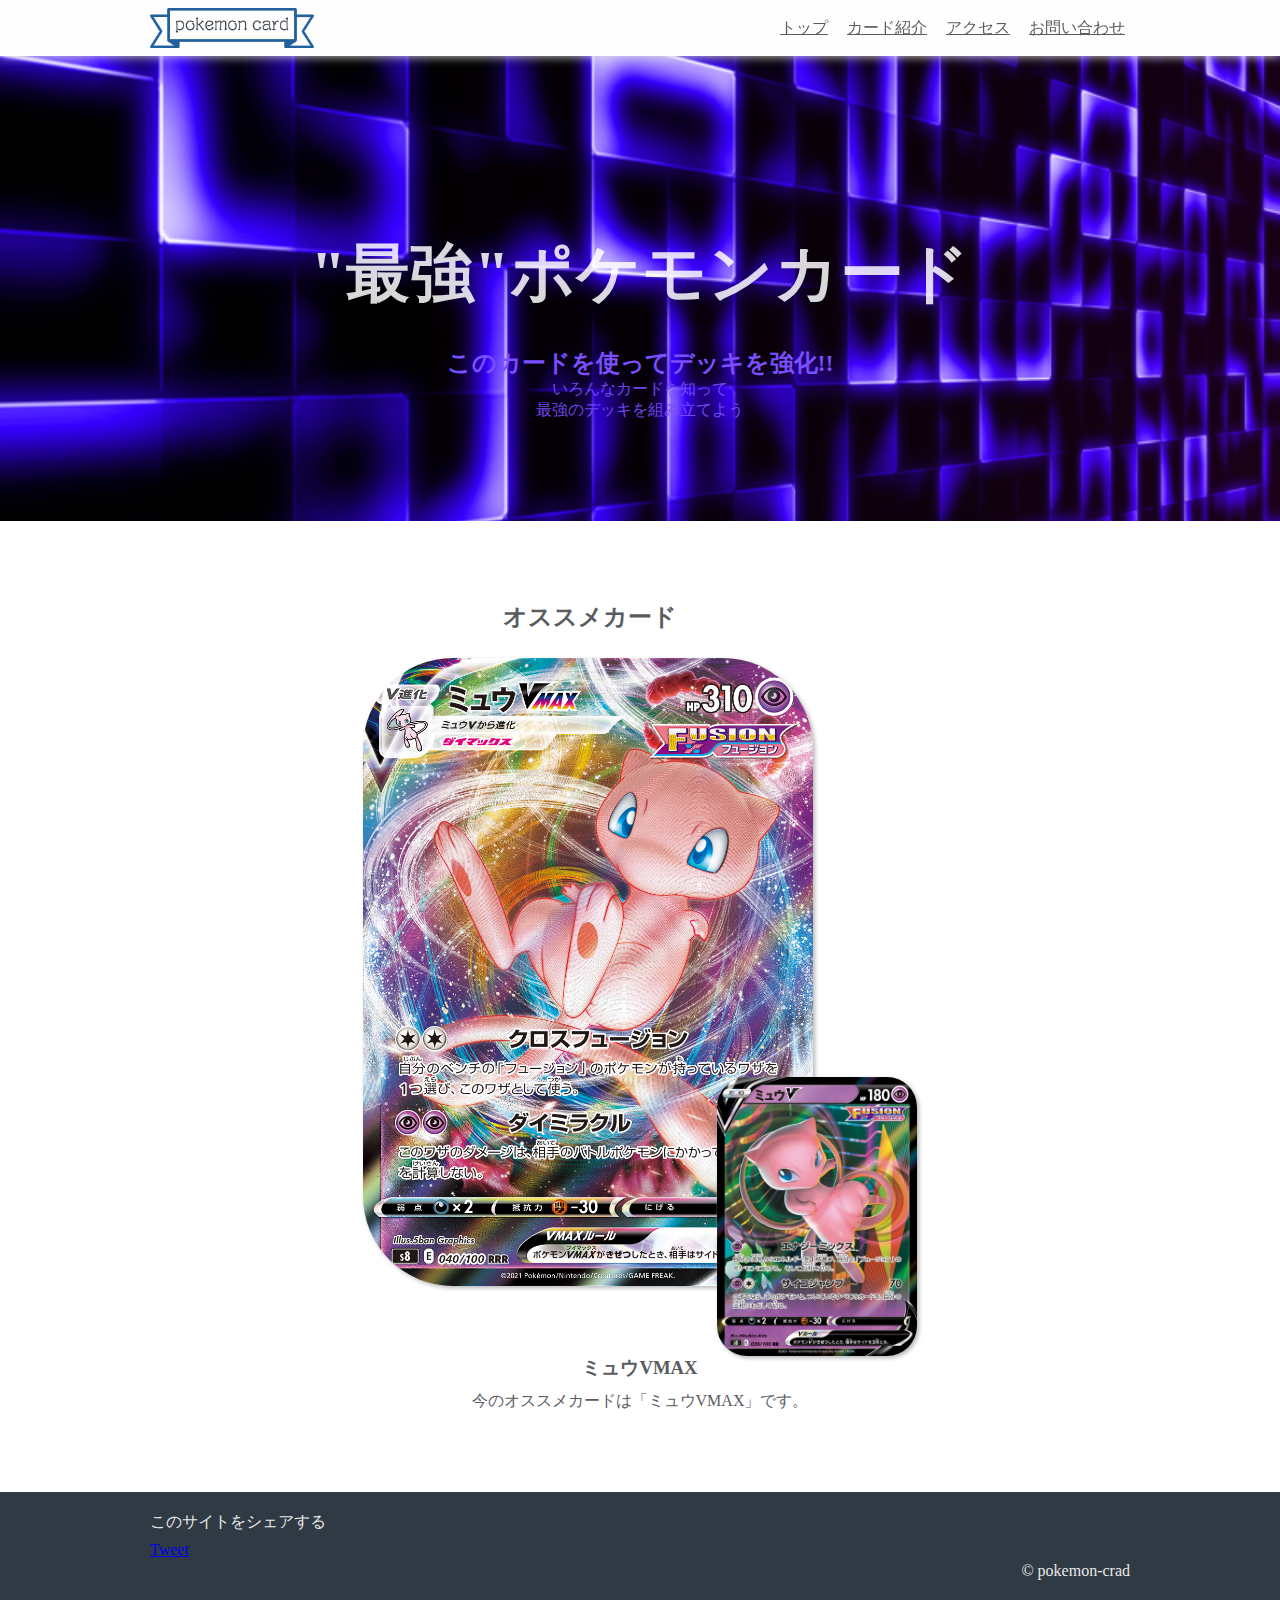
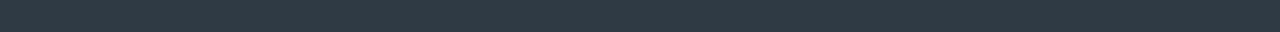
<file: index.html>
<!DOCTYPE html>
<html>
  <head>
    <meta charset="utf-8">
    <title>Marine Coffee</title>
    <link rel="stylesheet" href="common.css">
    <link rel="stylesheet" href="index.css">
  </head>
  <body>
    <div class="header">
      <div class="container">
      <div class="header-left">
        <img class="header-logo" src="pokemon/ap.png" alt="Marine Coffee">
      </div>
      <div class="header-right">
        <a href="index.html">トップ</a>
        <a href="menu.html">カード紹介</a>
        <a href="access.html">アクセス</a>
        <a href="contact.html">お問い合わせ</a>
      </div>       
      <div class="clear"></div> 
      </div>
    </div>     
  <div class="main-visual">
    <div class="container">
      <h1 class="top-title">"最強"ポケモンカード</h1>
      <h2 class="subutitle">このカードを使ってデッキを強化!!</h2>
      <p class="top-text">
        いろんなカードを知って
        <br>
        最強のデッキを組み立てよう
      </p>
    </div>
  </div>
  <div class="main">
    <div class="container">
      <h2 id="size">オススメカード</h2>
      <div class="ninfia-gazou">
      <img class="main-image" src="pokemon/MYUUVMAX.jpg" alt="ニンフィアVMAX">
      <img class="ninfia"  src="pokemon/MYUUV.jpg" alt="ニンフィアV">
      </div>
      <h3 class="ninfiataitoru">ミュウVMAX</h3>
      <p>
        今のオススメカードは「ミュウVMAX」です。
      </p>
    </div> 
  </div> 
  <div class="footer">
    <div class="container">
      <div class="footer-left">
        <p>このサイトをシェアする</p>
        <a href= "https://twitter.com/share?ref_src=twsrc%5Etfw"class="twitter-share-button" data-text="Marine Coffee" data-show-count="false">Tweet</a><script async src="https://platform.twitter.com/widgets.js" charset="utf-8"></script>
      </div>
      <div class="footer-right">
        &copy; pokemon-crad
      </div>
      <div class="clear"></div>
    </div>
  </div>
  </div>
  </body>
</html>
</file>
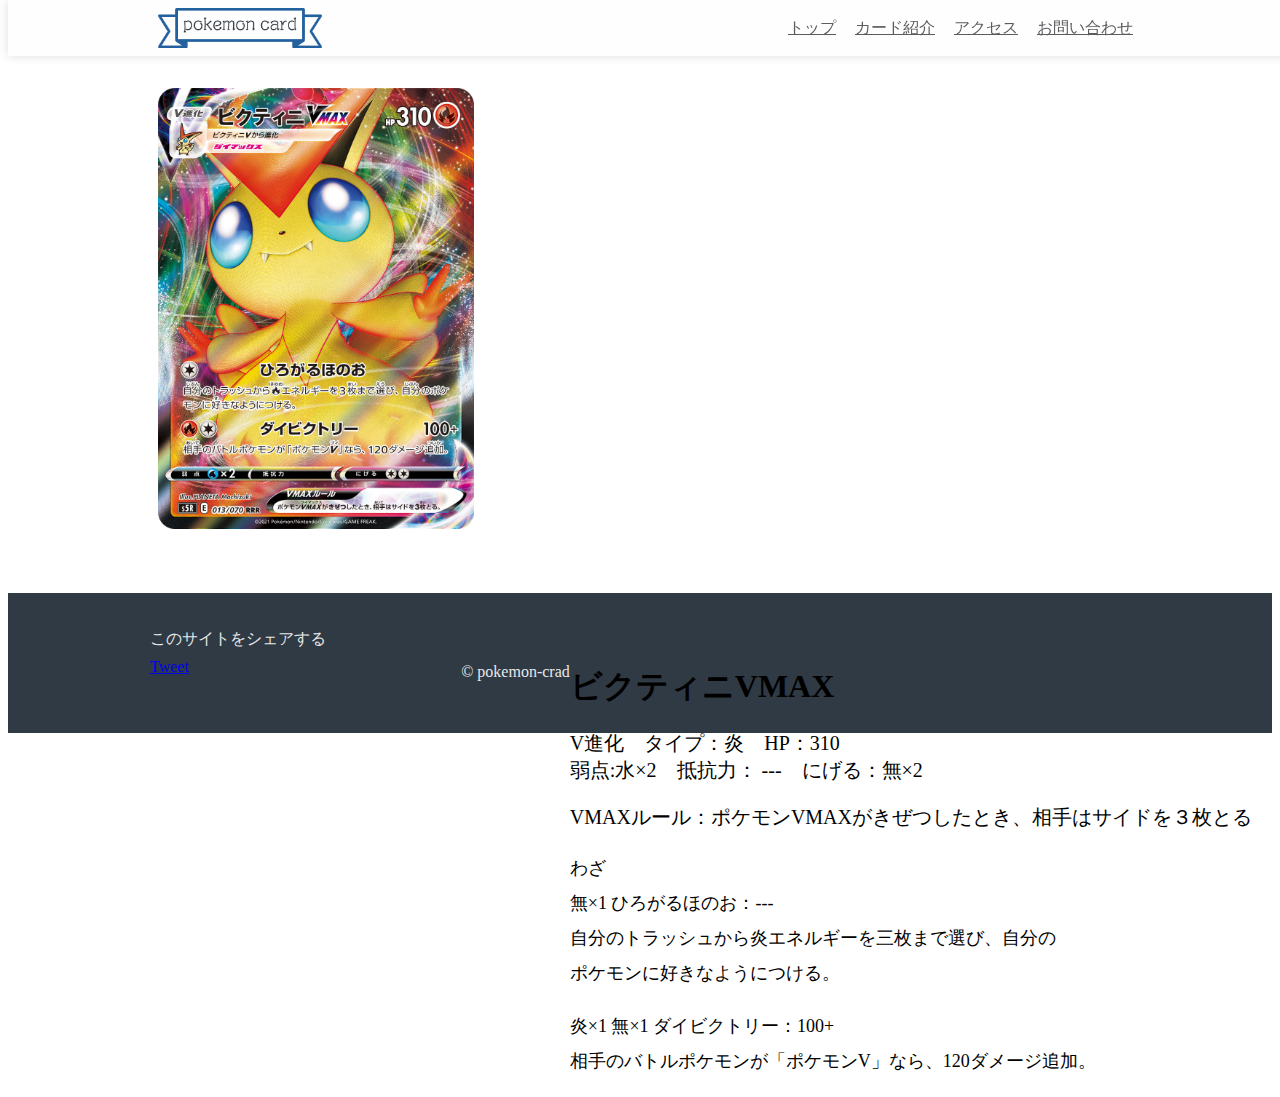
<file: bikuthini.html>
<!DOCTYPE html>
<html>
  <head>
    <meta charset="utf-8">
    <title>ビクティニV/VMAX</title>
    <link rel="stylesheet" href="common.css">
    <link rel="stylesheet" href="crad.css">
  </head>
  <body>
    <div class="header">
      <div class="container">
      <div class="header-left">
        <img class="header-logo" src="pokemon/ap.png" alt="pokemoncrad">
      </div>
      <div class="header-right">
        <a href="index.html">トップ</a>
        <a href="menu.html">カード紹介</a>
        <a href="access.html">アクセス</a>
        <a href="contact.html">お問い合わせ</a>
      </div>
      </div>
    </div>    
    <div class="main-box">
       <img class="main-image" src="pokemon/BIKUTEINIVMAX.jpg" alt="レックウザ">
     <div class="zentai">
      <div class="main-text">
        <h1> ビクティニVMAX</h1>
        <p> 
          V進化　タイプ：炎　HP：310
          <br>
          弱点:水×2　抵抗力： ---　にげる：無×2
        </p>
        <p>
         VMAXルール：ポケモンVMAXがきぜつしたとき、相手はサイドを３枚とる
        </p>
      </div>
      <div class="sabutext">
        <p>
         わざ
         <br>
         無×1 ひろがるほのお：---
         <br>
         自分のトラッシュから炎エネルギーを三枚まで選び、自分の
         <br>
         ポケモンに好きなようにつける。
        </p>  
       <p>
         炎×1 無×1 ダイビクトリー：100+
         <br>
         相手のバトルポケモンが「ポケモンV」なら、120ダメージ追加。
       </p>
      </div>
    </div>
    </div>
    <div class="footer">
      <div class="container">
        <div class="footer-left">
          <p>このサイトをシェアする</p>
          <a href= "https://twitter.com/share?ref_src=twsrc%5Etfw"class="twitter-share-button" data-text="Marine Coffee" data-show-count="false">Tweet</a><script async src="https://platform.twitter.com/widgets.js" charset="utf-8"></script>
        </div>
        <div class="footer-right">
          &copy; pokemon-crad
        </div>
        <div class="clear"></div>
      </div>
    </div>
   </body>
</html>
</file>
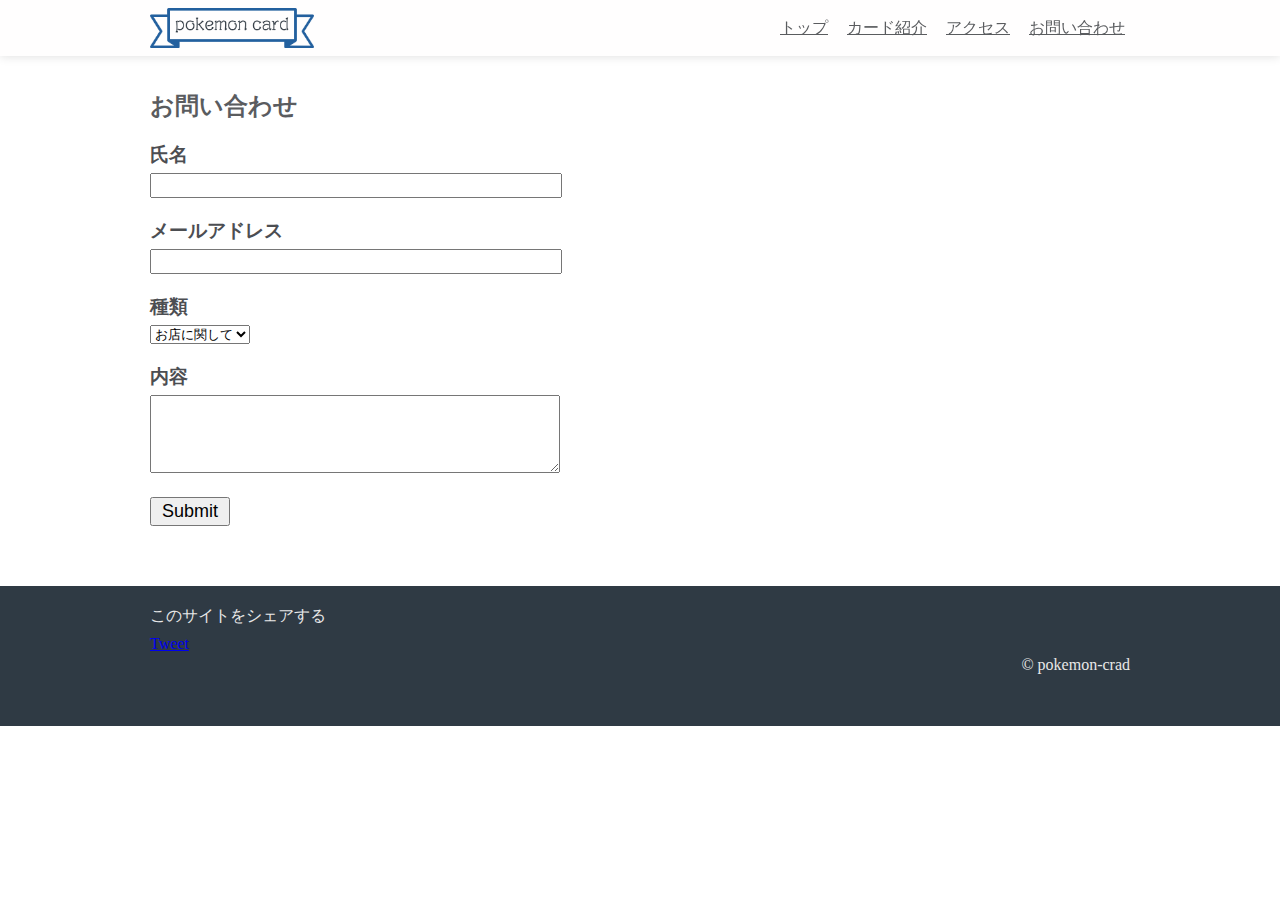
<file: contact.html>
<!DOCTYPE html>
<html>
  <head>
    <meta charset="utf-8">
    <title>Marine Coffee</title>
    <link rel="stylesheet" href="common.css">
    <link rel="stylesheet" href="contact.css">
  </head>
  <body>
    <div class="header">
      <div class="container">
        <div class="header-left">
          <img class="header-logo" src="pokemon/ap.png" alt="pokemon card">
        </div>
        <div class="header-right">
          <a href="index.html">トップ</a>
          <a href="menu.html">カード紹介</a>
          <a href="access.html">アクセス</a>
          <a href="contact.html">お問い合わせ</a>
        </div>       
        <div class="clear"></div> 
      </div>
    </div>
    <div class="contact">
      <div class="container">
        <h2 class="contact-title">お問い合わせ</h2>
        <form class="contact-form">
          <h3>氏名</h3>
          <input type="text">
          <h3>メールアドレス</h3>
          <input type="text">
          <h3>種類</h3>
          <select>
            <option>お店に関して</option>
            <option>採用に関して</option>
            <option>その他</option>
          </select> 
          <h3>内容</h3>
          <textarea rows="4"></textarea>
          <br>
          <input type="submit" class="submit-buttom">
        </form>
      </div>
    </div>
    <div class="footer">
      <div class="container">
        <div class="footer-left">
          <p>このサイトをシェアする</p>
          <a href= "https://twitter.com/share?ref_src=twsrc%5Etfw"class="twitter-share-button" data-text="Marine Coffee" data-show-count="false">Tweet</a><script async src="https://platform.twitter.com/widgets.js" charset="utf-8"></script>
        </div>
        <div class="footer-right">
          &copy; pokemon-crad
        </div>
        <div class="clear"></div>
      </div>
    </div>
  </body>
</html>
</file>
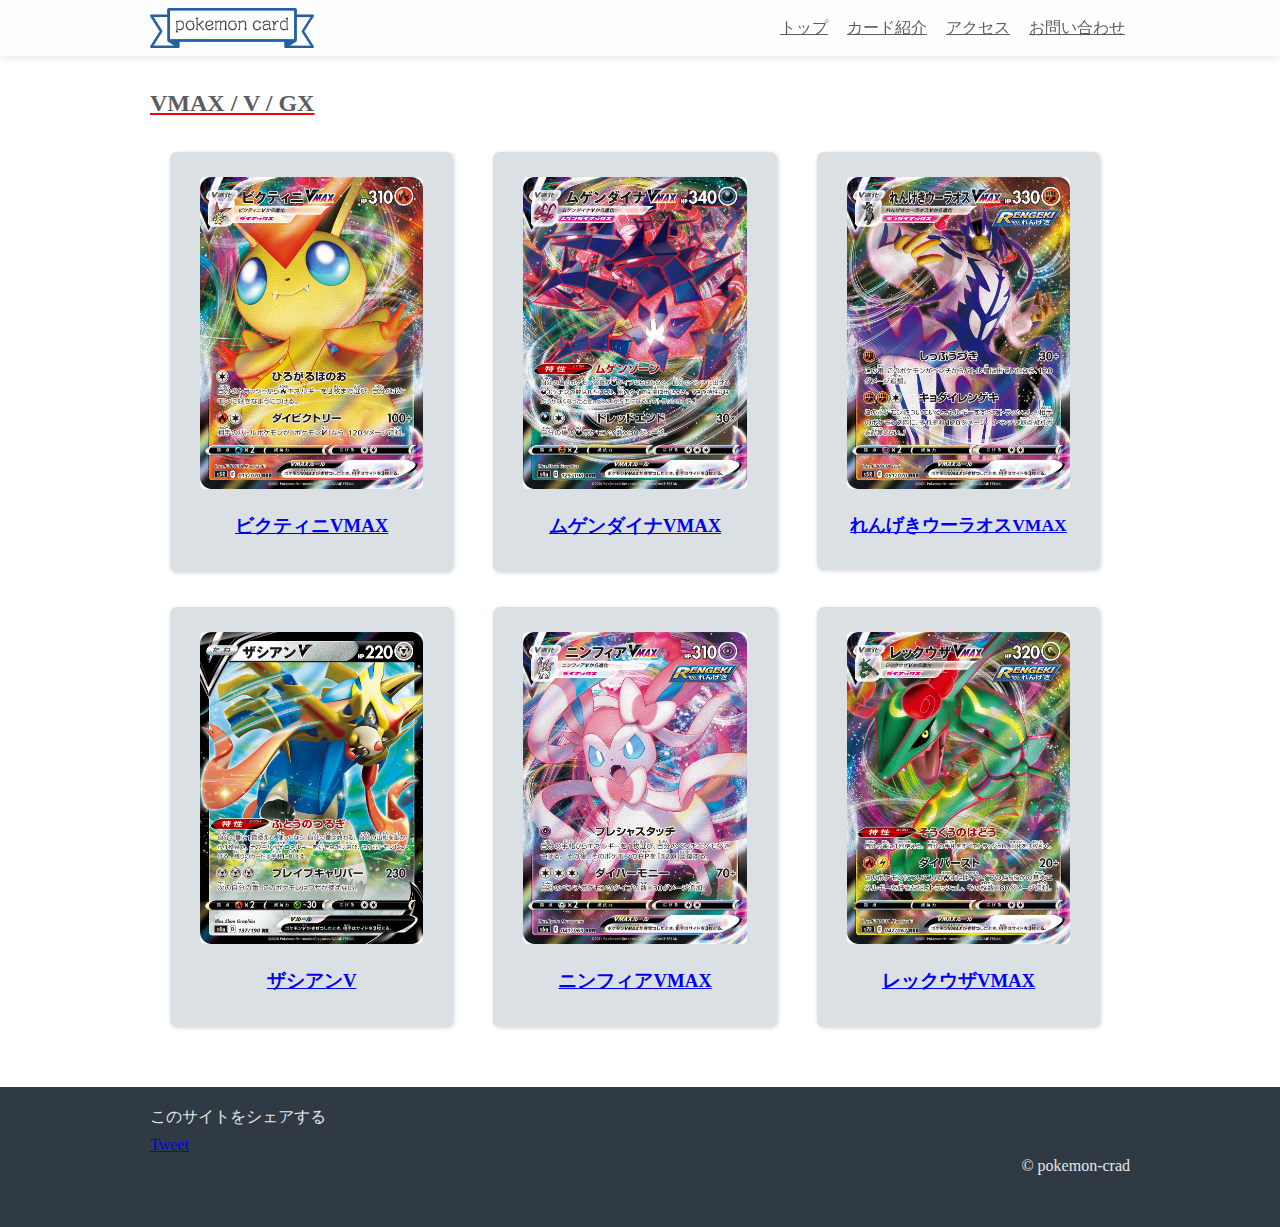
<file: menu.html>
<!DOCTYPE html>
<html>
  <head>
    <meta charset="utf-8">
    <title>Marine Coffee</title>
    <link rel="stylesheet" href="common.css">
    <link rel="stylesheet" href="menu.css">
  </head>
  <body>
    <div class="header">
      <div class="container">
        <div class="header-left">
          <img class="header-logo" src="pokemon/ap.png" alt="Marine Coffee">
        </div>
        <div class="header-right">
          <a href="index.html">トップ</a>
          <a href="menu.html">カード紹介</a>
          <a href="access.html">アクセス</a>
          <a href="contact.html">お問い合わせ</a>
        </div>       
        <div class="clear"></div> 
      </div>
    </div>  
    <div class="menu">
      <div class="container">
        <h2 class="anda-rain">VMAX / V / GX</h2>
        <div class="menu-card-wrapper">
          <div class="menu-card">
            <div class="menu-card-inner">
              <a href="bikuthini.html">
              <img class="menu-image" src="pokemon/BIKUTEINIVMAX.jpg" alt="ビクティニVMAX">
              <h3 class="menu-title">ビクティニVMAX</h3>
              </a>
              <p class="menu-text">
              
              </p>
            </div>
          </div>
          <div class="menu-card">
            <div class="menu-card-inner">
              <a href="mugenndaina.html">
              <img class="menu-image" src="pokemon/MUGENDAINAVMAX.jpg" alt="ムゲンダイナVMAX">
              <h3 class="menu-title">ムゲンダイナVMAX</h3>
              </a>
              <p class="menu-text">
              
              </p>
            </div>
          </div>
          <div class="menu-card">
            <div class="menu-card-inner">
              <a href="rengekiuraosu.html">
              <img class="menu-image" src="pokemon/RENGEKIURAOSUVMAX.jpg" alt="れんげきウーラオス">
              <div class="renngeki"><h3 class="menu-title">れんげきウーラオスVMAX</h3></div>
              </a>
              <p class="menu-text">
                
              </p>
            </div>
          </div>
          <div class="menu-card">
            <div class="menu-card-inner">
              <a href="zashian.html">
              <img class="menu-image" src="pokemon/ZASHIANV.jpg" alt="ザシアン">
              <h3 class="menu-title">ザシアンV</h3>
              </a>
              <p class="menu-text">
                
              </p>
            </div>
          </div>
          <div class="menu-card">
            <div class="menu-card-inner">
              <a href="ninfia.html">
              <img class="menu-image" src="pokemon/SylveonVMAX.jpg" alt="ニンフィア">
              <h3 class="menu-title">ニンフィアVMAX</h3>
              </a>
              <p class="menu-text">
                
              </p>
            </div>
          </div>
          <div class="menu-card">
            <div class="menu-card-inner">
              <a href="rekkuuza.html">
              <img class="menu-image" src="pokemon/REKKUUZAVMAX.jpg" alt="レックウザ">
              <h3 class="menu-title">レックウザVMAX</h3>
              </a>
              <p class="menu-text">
                
              </p>
            </div>
          </div>
        </div>
      </div>
    </div>
    <div class="footer">
      <div class="container">
        <div class="footer-left">
          <p>このサイトをシェアする</p>
          <a href= "https://twitter.com/share?ref_src=twsrc%5Etfw"class="twitter-share-button" data-text="Marine Coffee" data-show-count="false">Tweet</a><script async src="https://platform.twitter.com/widgets.js" charset="utf-8"></script>
        </div>
        <div class="footer-right">
          &copy; pokemon-crad
        </div>
        <div class="clear"></div>
      </div>
    </div>
  </body>
</html>
</file>
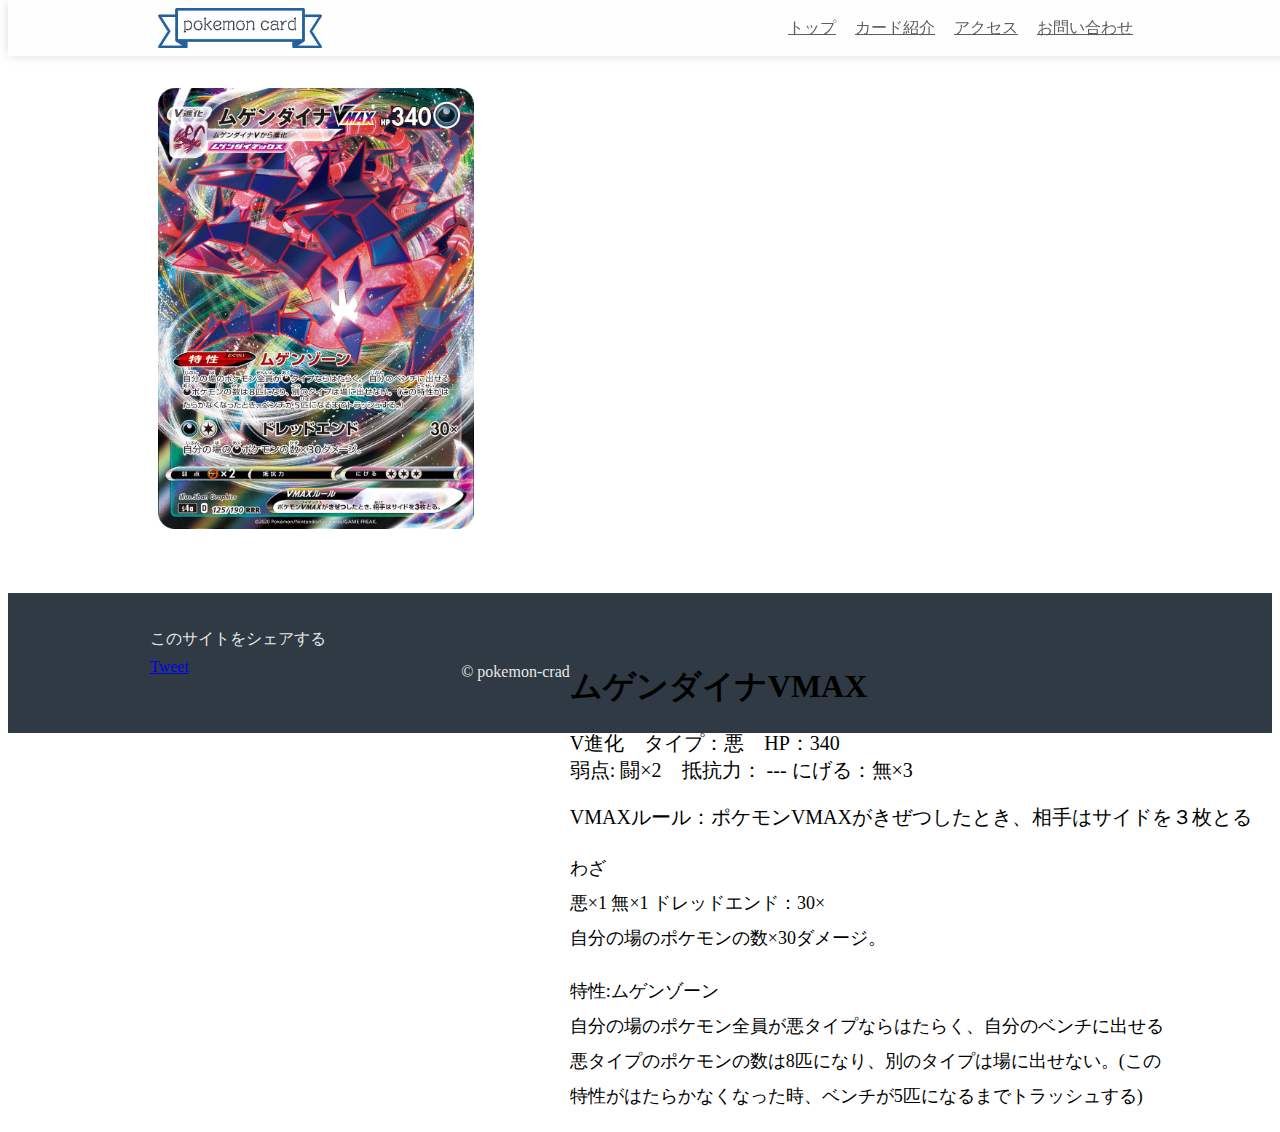
<file: mugenndaina.html>
<!DOCTYPE html>
<html>
  <head>
    <meta charset="utf-8">
    <title>ムゲンダイナV/VMAX</title>
    <link rel="stylesheet" href="crad.css">
    <link rel="stylesheet" href="common.css">
  </head>
  <body>
    <div class="header">
      <div class="container">
      <div class="header-left">
        <img class="header-logo" src="pokemon/ap.png" alt="pokemoncrad">
      </div>
      <div class="header-right">
        <a href="index.html">トップ</a>
        <a href="menu.html">カード紹介</a>
        <a href="access.html">アクセス</a>
        <a href="contact.html">お問い合わせ</a>
      </div>
      </div>
    </div>    
    <div class="main-box">
       <img class="main-image" src="pokemon/MUGENDAINAVMAX.jpg" alt="レックウザ">
     <div class="zentai">
      <div class="main-text">
        <h1> ムゲンダイナVMAX</h1>
        <p> 
          V進化　タイプ：悪　HP：340
          <br>
          弱点: 闘×2　抵抗力： ---  にげる：無×3
        </p>
        <p>
         VMAXルール：ポケモンVMAXがきぜつしたとき、相手はサイドを３枚とる
        </p>
      </div>
      <div class="sabutext">
        <p>
         わざ
         <br>
         悪×1 無×1 ドレッドエンド：30×
         <br>
         自分の場のポケモンの数×30ダメージ。
        </p>  
       <p>
         特性:ムゲンゾーン
         <br>
         自分の場のポケモン全員が悪タイプならはたらく、自分のベンチに出せる
         <br>
         悪タイプのポケモンの数は8匹になり、別のタイプは場に出せない。(この
         <br>
         特性がはたらかなくなった時、ベンチが5匹になるまでトラッシュする)
       </p>
      </div>
    </div>
    </div>
    <div class="footer">
      <div class="container">
        <div class="footer-left">
          <p>このサイトをシェアする</p>
          <a href= "https://twitter.com/share?ref_src=twsrc%5Etfw"class="twitter-share-button" data-text="Marine Coffee" data-show-count="false">Tweet</a><script async src="https://platform.twitter.com/widgets.js" charset="utf-8"></script>
        </div>
        <div class="footer-right">
          &copy; pokemon-crad
        </div>
        <div class="clear"></div>
      </div>
    </div>
   </body>
</html>
</file>
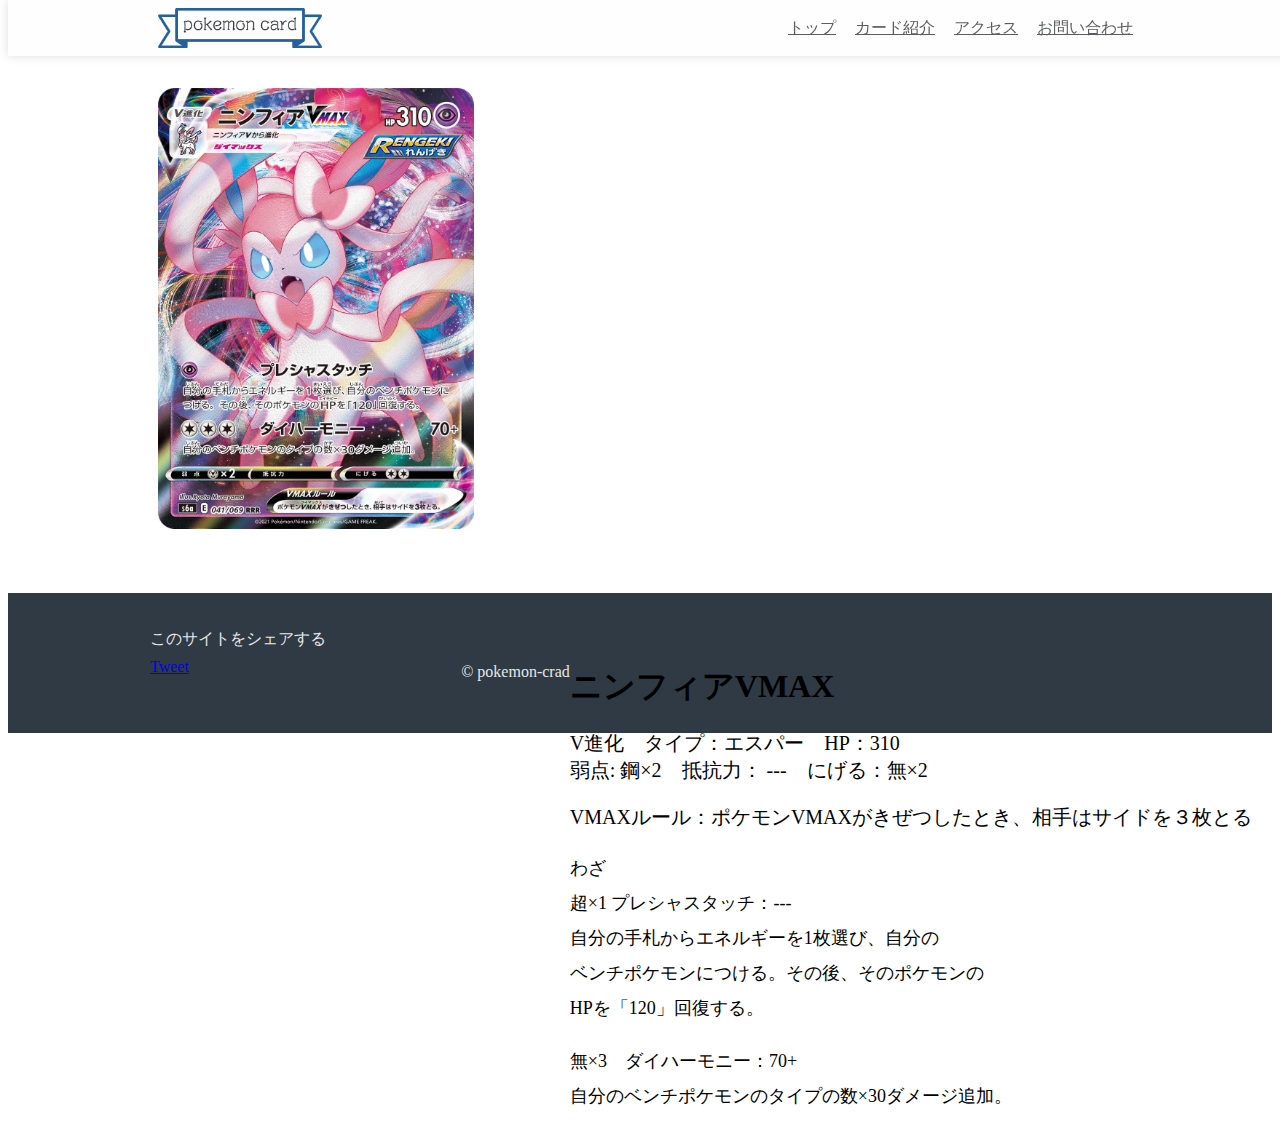
<file: ninfia.html>
<!DOCTYPE html>
<html>
  <head>
    <meta charset="utf-8">
    <title>ニンフィアV/VMAX</title>
    <link rel="stylesheet" href="common.css">
    <link rel="stylesheet" href="crad.css">
  </head>
  <body>
    <div class="header">
      <div class="container">
      <div class="header-left">
        <img class="header-logo" src="pokemon/ap.png" alt="pokemoncrad">
      </div>
      <div class="header-right">
        <a href="index.html">トップ</a>
        <a href="menu.html">カード紹介</a>
        <a href="access.html">アクセス</a>
        <a href="contact.html">お問い合わせ</a>
      </div>
      </div>
    </div>    
    <div class="main-box">
       <img class="main-image" src="pokemon/SylveonVMAX.jpg" alt="レックウザ">
     <div class="zentai">
      <div class="main-text">
        <h1>ニンフィアVMAX</h1>
        <p> 
          V進化　タイプ：エスパー　HP：310
          <br>
          弱点: 鋼×2　抵抗力： ---　にげる：無×2
        </p>
        <p>
         VMAXルール：ポケモンVMAXがきぜつしたとき、相手はサイドを３枚とる
        </p>
      </div>
      <div class="sabutext">
        <p>
         わざ
         <br>
         超×1 プレシャスタッチ：---
         <br>
         自分の手札からエネルギーを1枚選び、自分の
         <br>
         ベンチポケモンにつける。その後、そのポケモンの
         <br>
         HPを「120」回復する。
        </p>  
       <p>
         無×3　ダイハーモニー：70+
         <br>
         自分のベンチポケモンのタイプの数×30ダメージ追加。
       </p>
      </div>
    </div>
    </div>
    <div class="footer">
      <div class="container">
        <div class="footer-left">
          <p>このサイトをシェアする</p>
          <a href= "https://twitter.com/share?ref_src=twsrc%5Etfw"class="twitter-share-button" data-text="Marine Coffee" data-show-count="false">Tweet</a><script async src="https://platform.twitter.com/widgets.js" charset="utf-8"></script>
        </div>
        <div class="footer-right">
          &copy; pokemon-crad
        </div>
        <div class="clear"></div>
      </div>
    </div>
   </body>
</html>
</file>
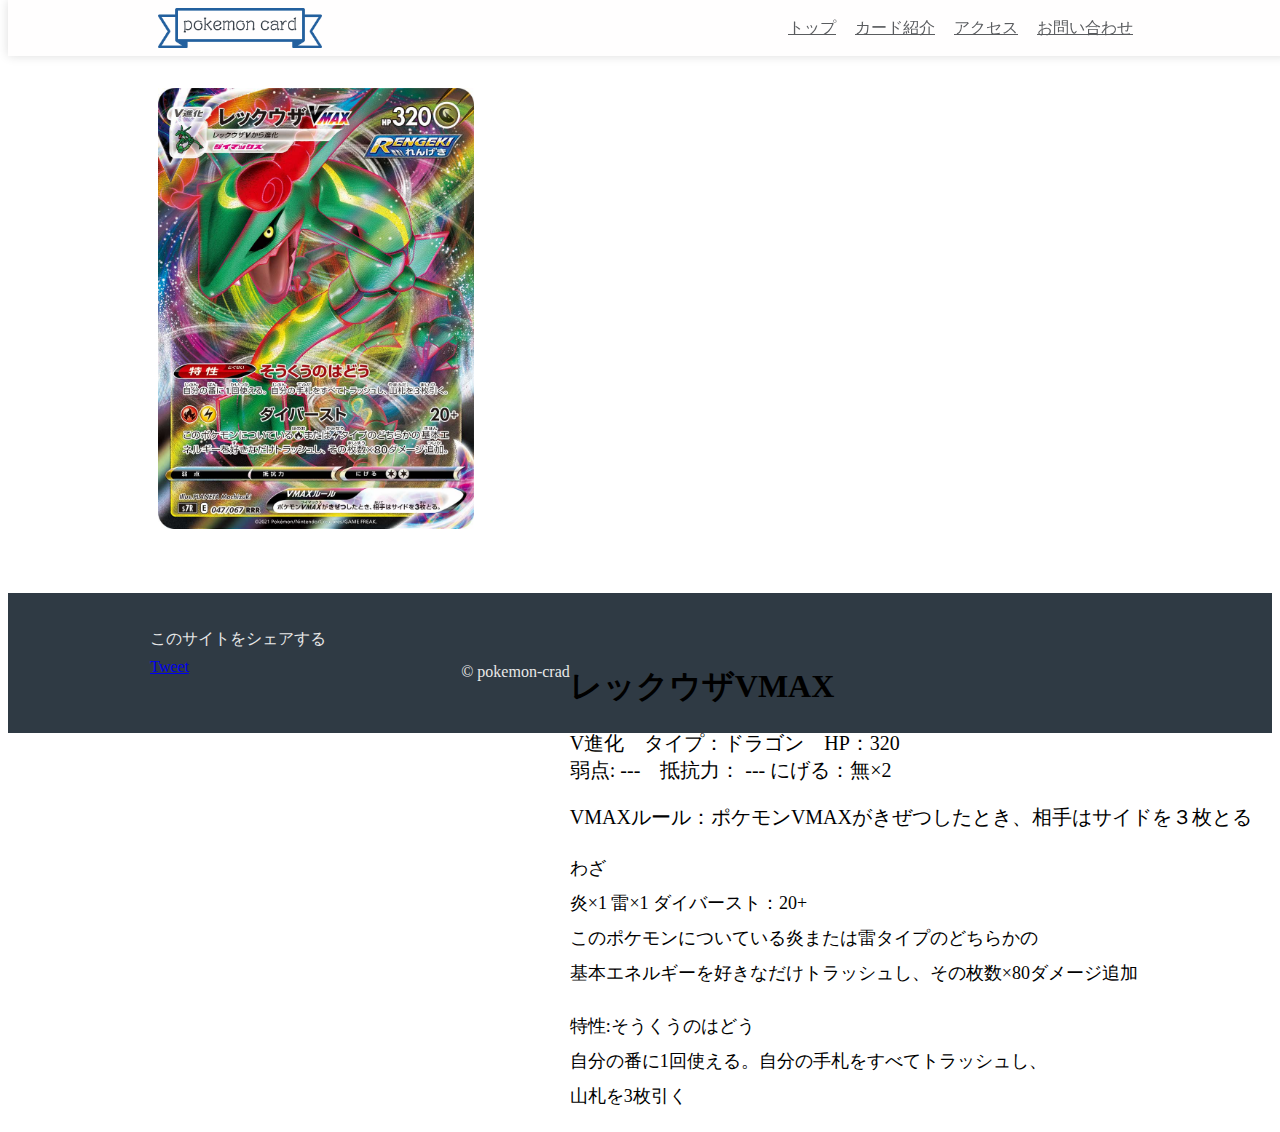
<file: rekkuuza.html>
<!DOCTYPE html>
<html>
  <head>
    <meta charset="utf-8">
    <title>レックウザV/VMAX</title>
    <link rel="stylesheet" href="common.css">
    <link rel="stylesheet" href="crad.css">
  </head>
  <body>
    <div class="header">
      <div class="container">
      <div class="header-left">
        <img class="header-logo" src="pokemon/ap.png" alt="pokemoncrad">
      </div>
      <div class="header-right">
        <a href="index.html">トップ</a>
        <a href="menu.html">カード紹介</a>
        <a href="access.html">アクセス</a>
        <a href="contact.html">お問い合わせ</a>
      </div>
      </div>
    </div>    
    <div class="main-box">
       <img class="main-image" src="pokemon/REKKUUZAVMAX.jpg" alt="レックウザ">
     <div class="zentai">
      <div class="main-text">
        <h1> レックウザVMAX</h1>
        <p> 
          V進化　タイプ：ドラゴン　HP：320
          <br>
          弱点: ---　抵抗力： ---  にげる：無×2
        </p>
        <p>
         VMAXルール：ポケモンVMAXがきぜつしたとき、相手はサイドを３枚とる
        </p>
      </div>
      <div class="sabutext">
        <p>
         わざ
         <br>
         炎×1 雷×1 ダイバースト：20+
         <br>
         このポケモンについている炎または雷タイプのどちらかの
         <br>
         基本エネルギーを好きなだけトラッシュし、その枚数×80ダメージ追加
        </p>  
       <p>
         特性:そうくうのはどう
         <br>
         自分の番に1回使える。自分の手札をすべてトラッシュし、
         <br>
         山札を3枚引く
       </p>
      </div>
    </div>
    </div>
    <div class="footer">
      <div class="container">
        <div class="footer-left">
          <p>このサイトをシェアする</p>
          <a href= "https://twitter.com/share?ref_src=twsrc%5Etfw"class="twitter-share-button" data-text="Marine Coffee" data-show-count="false">Tweet</a><script async src="https://platform.twitter.com/widgets.js" charset="utf-8"></script>
        </div>
        <div class="footer-right">
          &copy; pokemon-crad
        </div>
        <div class="clear"></div>
      </div>
    </div>
   </body>
</html>
</file>
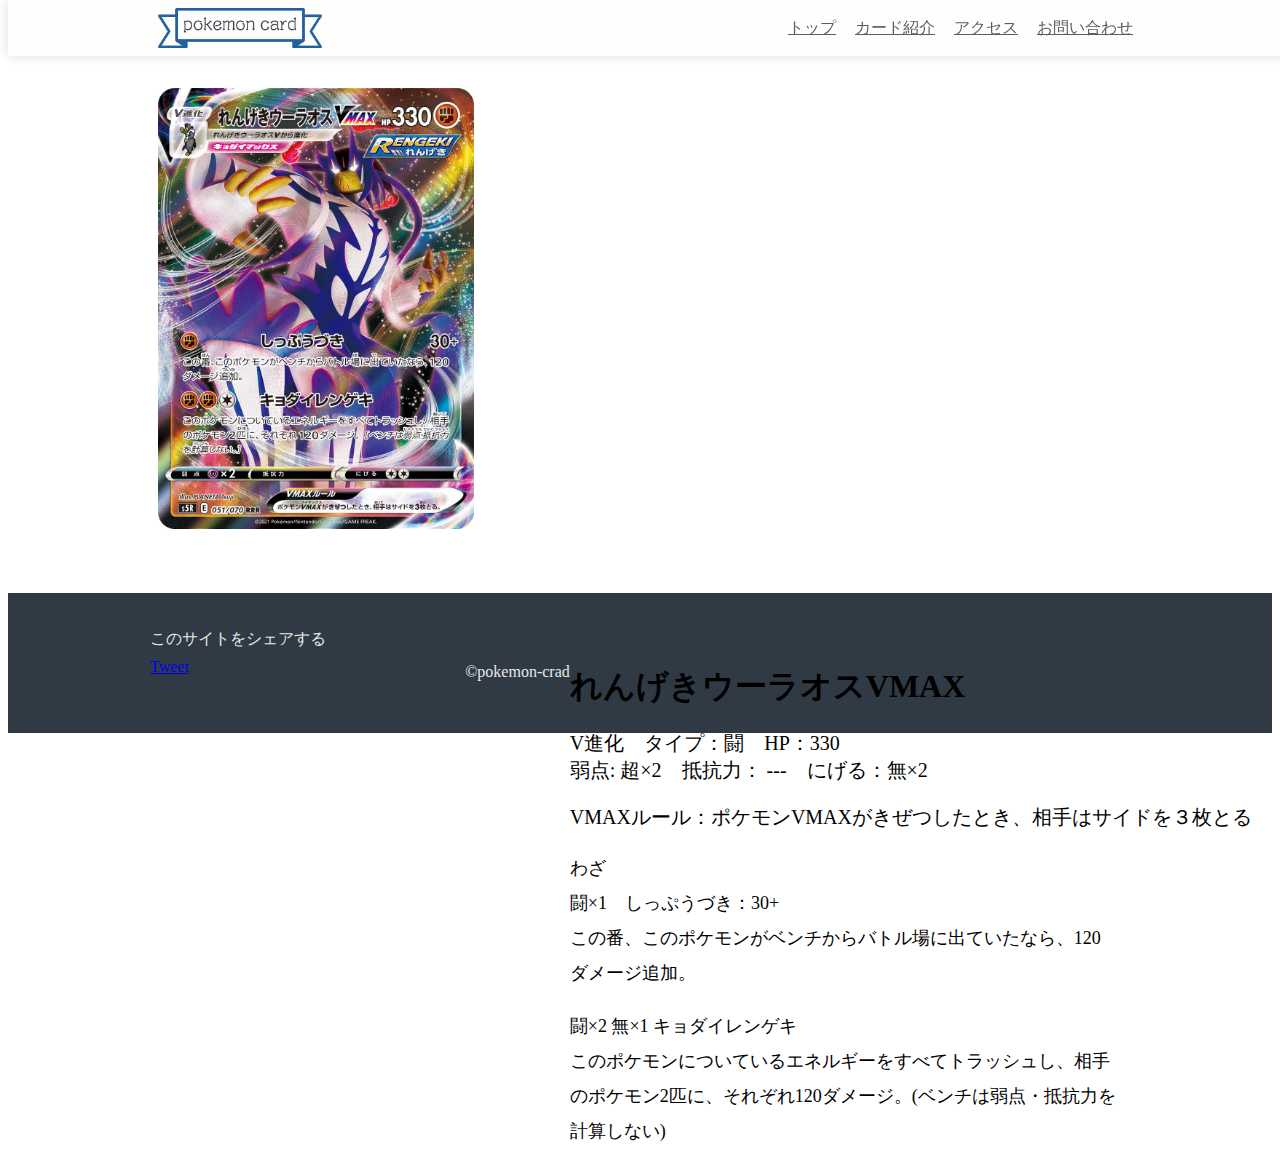
<file: rengekiuraosu.html>
<!DOCTYPE html>
<html>
  <head>
    <meta charset="utf-8">
    <title>れんげきウーラオスV/VMAX</title>
    <link rel="stylesheet" href="common.css">
    <link rel="stylesheet" href="crad.css">
  </head>
  <body>
    <div class="header">
      <div class="container">
      <div class="header-left">
        <img class="header-logo" src="pokemon/ap.png" alt="pokemoncrad">
      </div>
      <div class="header-right">
        <a href="index.html">トップ</a>
        <a href="menu.html">カード紹介</a>
        <a href="access.html">アクセス</a>
        <a href="contact.html">お問い合わせ</a>
      </div>
      </div>
    </div>    
    <div class="main-box">
       <img class="main-image" src="pokemon/RENGEKIURAOSUVMAX.jpg" alt="レックウザ">
     <div class="zentai">
      <div class="main-text">
        <h1> れんげきウーラオスVMAX</h1>
        <p> 
          V進化　タイプ：闘　HP：330　
          <br>
          弱点: 超×2　抵抗力： ---　にげる：無×2
        </p>
        <p>
         VMAXルール：ポケモンVMAXがきぜつしたとき、相手はサイドを３枚とる
        </p>
      </div>
      <div class="sabutext">
        <p>
         わざ
         <br>
         闘×1　しっぷうづき：30+
         <br>
         この番、このポケモンがベンチからバトル場に出ていたなら、120
         <br>
         ダメージ追加。
        </p>  
       <p>
         闘×2 無×1 キョダイレンゲキ
         <br>
         このポケモンについているエネルギーをすべてトラッシュし、相手
         <br>
         のポケモン2匹に、それぞれ120ダメージ。(ベンチは弱点・抵抗力を
         <br>
         計算しない)
       </p>
      </div>
    </div>
    </div>
    <div class="footer">
      <div class="container">
        <div class="footer-left">
          <p>このサイトをシェアする</p>
          <a href= "https://twitter.com/share?ref_src=twsrc%5Etfw"class="twitter-share-button" data-text="Marine Coffee" data-show-count="false">Tweet</a><script async src="https://platform.twitter.com/widgets.js" charset="utf-8"></script>
        </div>
        <div class="footer-right">
          &copy;pokemon-crad
        </div>
        <div class="clear"></div>
      </div>
    </div>
   </body>
</html>
</file>
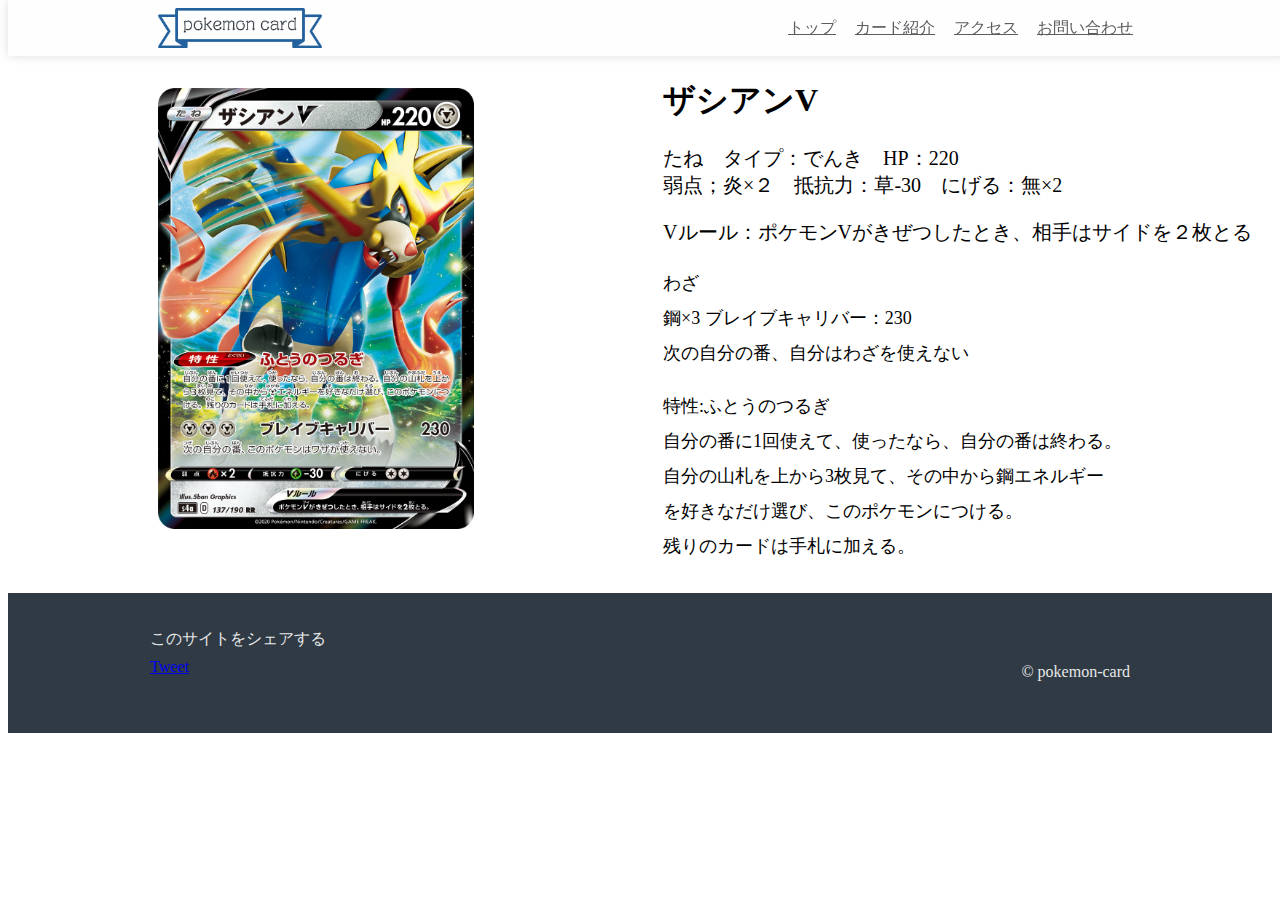
<file: zashian.html>
<!DOCTYPE html>
<html>
  <head>
    <meta charset="utf-8">
    <title>ザシアンV/VMAX</title>
    <link rel="stylesheet" href="common.css">
    <link rel="stylesheet" href="crad.css">
  </head>
  <body>
    <div class="header">
      <div class="container">
      <div class="header-left">
        <img class="header-logo" src="pokemon/ap.png" alt="pokemoncrad">
      </div>
      <div class="header-right">
        <a href="index.html">トップ</a>
        <a href="menu.html">カード紹介</a>
        <a href="access.html">アクセス</a>
        <a href="contact.html">お問い合わせ</a>
      </div>
      </div>
    </div>    
    <div class="main-box">
       <img class="main-image" src="pokemon/ZASHIANV.jpg" alt="ザシアン">
     <div class="zentai">
      <div class="main-text">
        <h1> ザシアンV</h1>
        <p> 
          たね　タイプ：でんき　HP：220　
          <br>
          弱点；炎×２　抵抗力：草-30　にげる：無×2
        </p>
        <p>
         Vルール：ポケモンVがきぜつしたとき、相手はサイドを２枚とる
        </p>
      </div>
      <div class="sabutext">
        <p>
         わざ
         <br>
         鋼×3 ブレイブキャリバー：230
         <br>
         次の自分の番、自分はわざを使えない
        </p>  
       <p>
         特性:ふとうのつるぎ
         <br>
         自分の番に1回使えて、使ったなら、自分の番は終わる。
         <br>
         自分の山札を上から3枚見て、その中から鋼エネルギー
         <br>
         を好きなだけ選び、このポケモンにつける。
         <br>
         残りのカードは手札に加える。
       </p>
      </div>
    </div>
    </div>
    <div class="footer">
      <div class="container">
        <div class="footer-left">
          <p>このサイトをシェアする</p>
          <a href= "https://twitter.com/share?ref_src=twsrc%5Etfw"class="twitter-share-button" data-text="Marine Coffee" data-show-count="false">Tweet</a><script async src="https://platform.twitter.com/widgets.js" charset="utf-8"></script>
        </div>
        <div class="footer-right">
          &copy; pokemon-card
        </div>
        <div class="clear"></div>
      </div>
    </div>
   </body>
</html>
</file>
<file: common.css>
@charset "utf-8";
.container {
  max-width: 980px;
  padding: 0 30px;
  margin-left: auto;
  margin-right: auto;
}
.header {
  height: 56px;
  width: 100%;
  box-shadow: 0 0 10px #dddddd;
  background-color: rgb(255, 254, 254);
  position: fixed;
  top: 0;  
  clear: both;
  z-index:500;
}
.header-left {
  float: left;
}
.header-right {
  float: right;
}
.clear{
  clear: both;
}
.header-logo {
  height: 40px;
  margin-top: 8px;
}
.header-right a {
  line-height: 56px;
  color: #5a5c5f;
  margin-left: 5px;
  font-size: 16px;
  padding: 16px 5px;
  transition: background-color 0.5s;
}
.header-right a:hover {
  background-color: #e2f1ff;
}
.footer {
  height: 120px;
  background-color: #2f3a44;
  color: #e8e8e8;
  padding-top: 20px;
}
.footer-left {
  float: left;
}
.footer-right {
  float: right;
  padding-top: 50px;
}
.footer-left p {
  margin-bottom: 8px;
}
</file>
<file: index.css>
@charset "utf-8";
* {
  margin: 0;
  padding: 0;
}
.container {
  max-width: 980px;
  padding: 0 30px;
  margin-left:  auto;
  margin-right: auto;
}
.main-visual {
  padding-top: 200px;
  padding-bottom: 100px;
  background-image: url("pokemon/立体3Dタイルサムネイルバックグラウンド背景青-800x450.png");
  background-size: cover; 
  color: #7b4eff;
  text-align: center;
}
.top-title {
  font-size: 64px;
  margin-bottom: 10px;
  color: rgba(255, 255, 255, 0.849);
  margin: 30px;
}
.top-sudtitle {
  font-size: 24px;
  margin-bottom: 60px;
}
.top-text {
  opacity: 0.9;
}
.main {
  padding: 80px 0;
  color: #5a5c5f;
  text-align: center;
}
.main h2 {
  margin-bottom: 25px;
}
.main-image {
  width: 450px;
  margin-bottom: 25px;
  box-shadow: 2px 2px 4px #b7b7b7;
  border-radius: 90px;
  margin-right: -600px;
}
.ninfia {
  width: 200px;
  margin-bottom: -45px;
  box-shadow: 2px 2px 4px #b7b7b7;
  border-radius: 30px;
  margin-left: 500px;
}
.main h3 {
  margin-bottom: 10px;
}
#size {
  margin-left: -100px;
}
.ninfiataitoru {
  margin-top: 40px;
}
</file>
<file: crad.css>
@charset "utf-8";
.main-image {
  width: 25%;
  border-radius: 5px;
  padding: 80px 150px 60px;
}
.main-text {
  float: left;
  padding-right: 20px;
}
.zentai {
  float: right; 
}
.main-text p{
  font-size: 20px;
}
.zentai {
  position:relative;
  top: 40px;
  padding-top: 10px;
}
.sabutext {
  font-size: 18px;
  line-height: 35px;
}
</file>
<file: contact.css>
@charset "utf-8";
* {
  margin: 0;
  padding: 0;
}
.contact {
  padding: 90px 0 60px;
  color: #5a5c5f;
}
.contact-title {
  margin-bottom: 15px;
}
.contact-form h3 {
  margin-top: 20px;
  margin-bottom: 5px;
  color: #4c4e52;
}
input,textarea {
  font-size: 15px;
  width: 400px;
  padding: 2px 4px
}
.submit-buttom {
  margin-top: 20px;
  font-size: 18px;
  width: 80px;
}
</file>
<file: menu.css>
@charset "utf-8";
* {
  margin: 0;
  padding: 0;
}
.menu {
  padding: 90px 0 60px;
  color: #5a5c5f;
}
.menu-card {
  width: 33%;
  margin-top: 35px
}
.menu-card-inner {
  padding: 25px 30px;
  background-color: #dbe0e4;
  border-radius: 7px;
  box-shadow: 1px 1px 4px #d2d4d6;
  text-align: center;
  margin: 0 20px;
}
.menu-image {
  width: 100%;
  margin-bottom: 20px;
  border-radius: 5px;
}
.menu-title {
  margin-bottom: 8px;
}
.menu-text {
  font-size: 14px;
}
.menu-card-wrapper {
  display: flex;
  flex-wrap: wrap;
}
.anda-rain {
  text-decoration:underline;
  text-decoration-color:#FF0000;
}
.renngeki {
  font-size: 15px;
}
</file>
